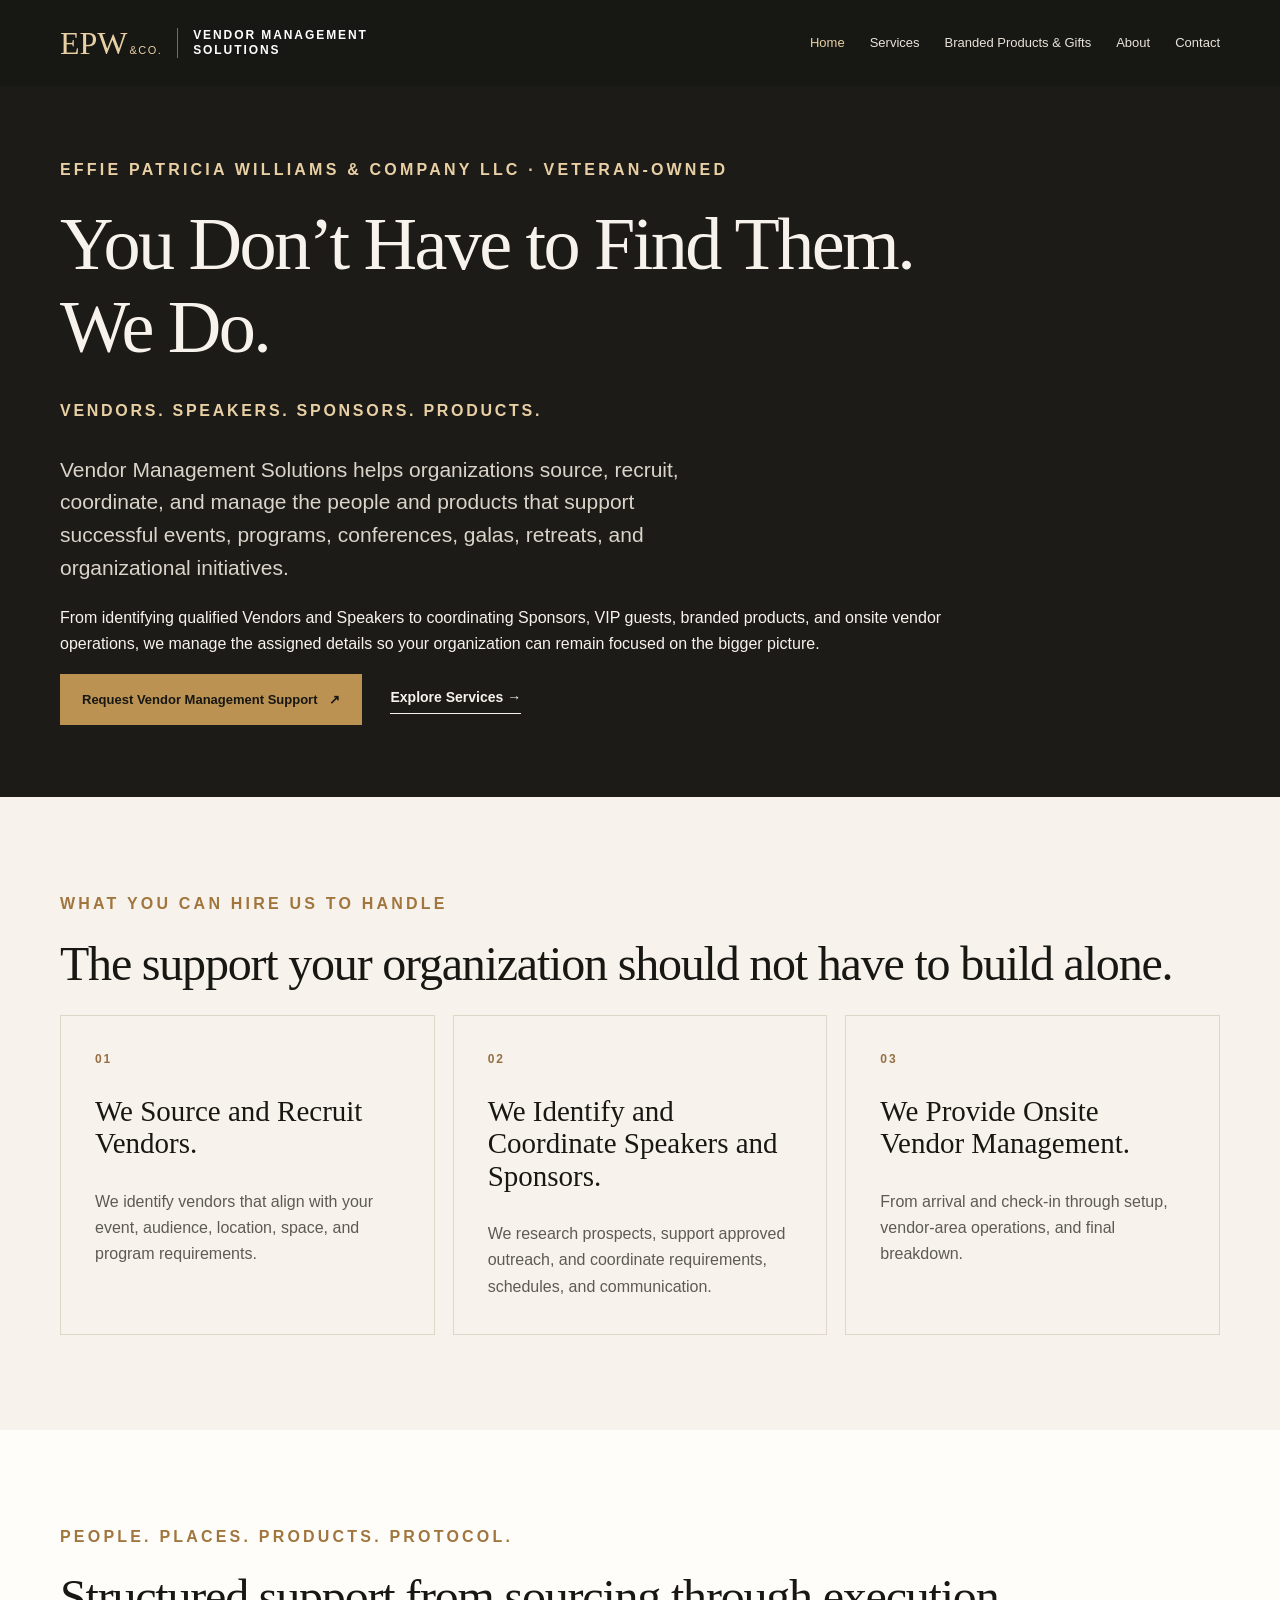
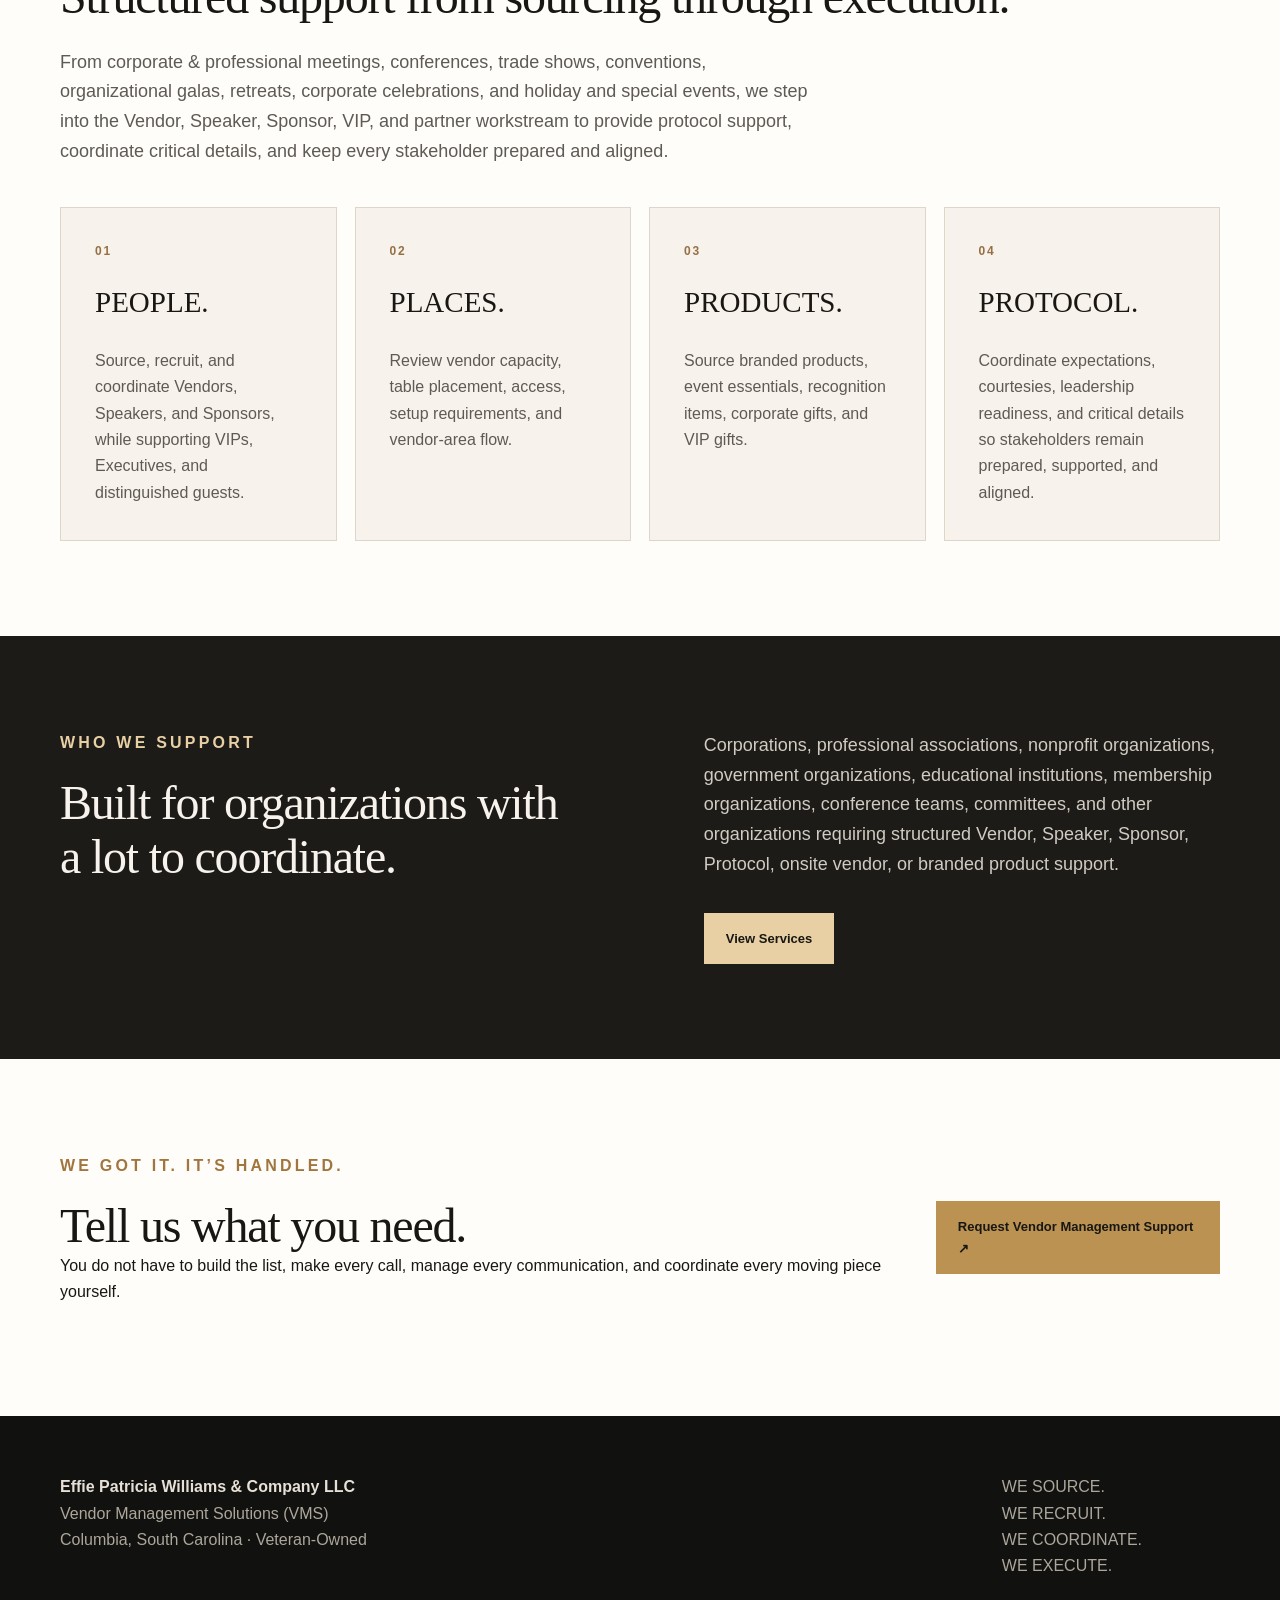
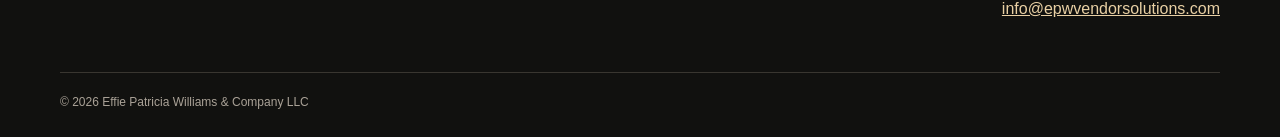
<file: index.html>
<!doctype html>
<html lang="en">
<head>
  <meta charset="utf-8">
  <meta name="viewport" content="width=device-width, initial-scale=1">
  <meta name="theme-color" content="#171714">
  <meta name="description" content="Vendor recruitment, speaker and sponsor sourcing, protocol support, branded product procurement, and onsite vendor-area management for organizations.">
  <title>Vendor Management Solutions | EPW &amp; Co.</title>
  <meta property="og:title" content="Vendor Management Solutions | EPW &amp; Co.">
  <meta property="og:description" content="We Source. We Recruit. We Coordinate. We Execute.">
  <meta property="og:type" content="website">
  <meta property="og:url" content="https://epwvendorsolutions.com/">
  <meta property="og:image" content="https://epwvendorsolutions.com/assets/social-preview.png?v=3">
  <meta property="og:image:width" content="1200">
  <meta property="og:image:height" content="630">
  <meta property="og:image:alt" content="Vendor Management Solutions. We Source. We Recruit. We Coordinate. We Execute.">
  <meta name="twitter:card" content="summary_large_image">
  <meta name="twitter:title" content="Vendor Management Solutions | EPW &amp; Co.">
  <meta name="twitter:description" content="We Source. We Recruit. We Coordinate. We Execute.">
  <meta name="twitter:image" content="https://epwvendorsolutions.com/assets/social-preview.png?v=3">
  <link rel="stylesheet" href="assets/styles.css">
  <link rel="stylesheet" href="assets/brand-fixes.css">
</head>
<body>
  <a class="skip" href="#main">Skip to content</a>
  <header class="site-header"><div class="wrap header-inner">
    <a class="brand" href="index.html" aria-label="Vendor Management Solutions home"><span class="brand-mark">EPW<span>&amp;CO.</span></span><span class="brand-name">Vendor Management<br>Solutions</span></a>
    <button class="menu-toggle" aria-label="Open navigation" aria-expanded="false" aria-controls="site-nav">Menu <span aria-hidden="true">☰</span></button>
    <nav id="site-nav" aria-label="Main navigation"><a href="index.html" aria-current="page">Home</a><a href="services.html">Services</a><a href="merchandise.html">Branded Products &amp; Gifts</a><a href="about.html">About</a><a href="contact.html">Contact</a></nav>
  </div></header>
  <main id="main">
    <section class="hero"><div class="wrap hero-grid">
      <div>
        <p class="eyebrow">Effie Patricia Williams &amp; Company LLC · Veteran-Owned</p>
        <h1>You Don’t Have to Find Them. We Do.</h1>
        <p class="tagline">VENDORS. SPEAKERS. SPONSORS. PRODUCTS.</p>
        <p class="lead">Vendor Management Solutions helps organizations source, recruit, coordinate, and manage the people and products that support successful events, programs, conferences, galas, retreats, and organizational initiatives.</p>
        <p>From identifying qualified Vendors and Speakers to coordinating Sponsors, VIP guests, branded products, and onsite vendor operations, we manage the assigned details so your organization can remain focused on the bigger picture.</p>
        <div class="actions"><a class="button" href="contact.html">Request Vendor Management Support <span aria-hidden="true">↗</span></a><a class="text-link" href="services.html">Explore Services →</a></div>
      </div>
      <div class="hero-panel"><img src="assets/vms-logo.png" alt="Vendor Management Solutions. We Source. We Recruit. We Coordinate. We Execute." width="1024" height="1536"></div>
    </div></section>

    <section class="section soft"><div class="wrap">
      <p class="eyebrow">What You Can Hire Us to Handle</p>
      <h2>The support your organization should not have to build alone.</h2>
      <div class="card-grid three">
        <article class="card"><span class="number">01</span><h3>We Source and Recruit Vendors.</h3><p>We identify vendors that align with your event, audience, location, space, and program requirements.</p></article>
        <article class="card"><span class="number">02</span><h3>We Identify and Coordinate Speakers and Sponsors.</h3><p>We research prospects, support approved outreach, and coordinate requirements, schedules, and communication.</p></article>
        <article class="card"><span class="number">03</span><h3>We Provide Onsite Vendor Management.</h3><p>From arrival and check-in through setup, vendor-area operations, and final breakdown.</p></article>
      </div>
    </div></section>

    <section class="section"><div class="wrap">
      <p class="eyebrow">People. Places. Products. Protocol.</p>
      <h2>Structured support from sourcing through execution.</h2>
      <p class="section-intro">From corporate &amp; professional meetings, conferences, trade shows, conventions, organizational galas, retreats, corporate celebrations, and holiday and special events, we step into the Vendor, Speaker, Sponsor, VIP, and partner workstream to provide protocol support, coordinate critical details, and keep every stakeholder prepared and aligned.</p>
      <div class="card-grid four">
        <article class="card"><span class="number">01</span><h3>PEOPLE.</h3><p>Source, recruit, and coordinate Vendors, Speakers, and Sponsors, while supporting VIPs, Executives, and distinguished guests.</p></article>
        <article class="card"><span class="number">02</span><h3>PLACES.</h3><p>Review vendor capacity, table placement, access, setup requirements, and vendor-area flow.</p></article>
        <article class="card"><span class="number">03</span><h3>PRODUCTS.</h3><p>Source branded products, event essentials, recognition items, corporate gifts, and VIP gifts.</p></article>
        <article class="card"><span class="number">04</span><h3>PROTOCOL.</h3><p>Coordinate expectations, courtesies, leadership readiness, and critical details so stakeholders remain prepared, supported, and aligned.</p></article>
      </div>
    </div></section>

    <section class="section dark-band"><div class="wrap split">
      <div><p class="eyebrow">Who We Support</p><h2>Built for organizations with a lot to coordinate.</h2></div>
      <div><p>Corporations, professional associations, nonprofit organizations, government organizations, educational institutions, membership organizations, conference teams, committees, and other organizations requiring structured Vendor, Speaker, Sponsor, Protocol, onsite vendor, or branded product support.</p><a class="button button-light" href="services.html">View Services</a></div>
    </div></section>

    <section class="section"><div class="wrap callout">
      <div><p class="eyebrow">WE GOT IT. IT’S HANDLED.</p><h2>Tell us what you need.</h2><p>You do not have to build the list, make every call, manage every communication, and coordinate every moving piece yourself.</p></div>
      <a class="button" href="contact.html">Request Vendor Management Support ↗</a>
    </div></section>
  </main>
  <footer class="site-footer"><div class="wrap footer-grid"><div><strong>Effie Patricia Williams &amp; Company LLC</strong><p>Vendor Management Solutions (VMS)<br>Columbia, South Carolina · Veteran-Owned</p></div><div><p>WE SOURCE.<br>WE RECRUIT.<br>WE COORDINATE.<br>WE EXECUTE.</p><a href="mailto:info@epwvendorsolutions.com">info@epwvendorsolutions.com</a></div></div><div class="wrap footer-bottom">© <span id="year">2026</span> Effie Patricia Williams &amp; Company LLC</div></footer>
  <script src="assets/site.js" defer></script>
</body>
</html>
</file>
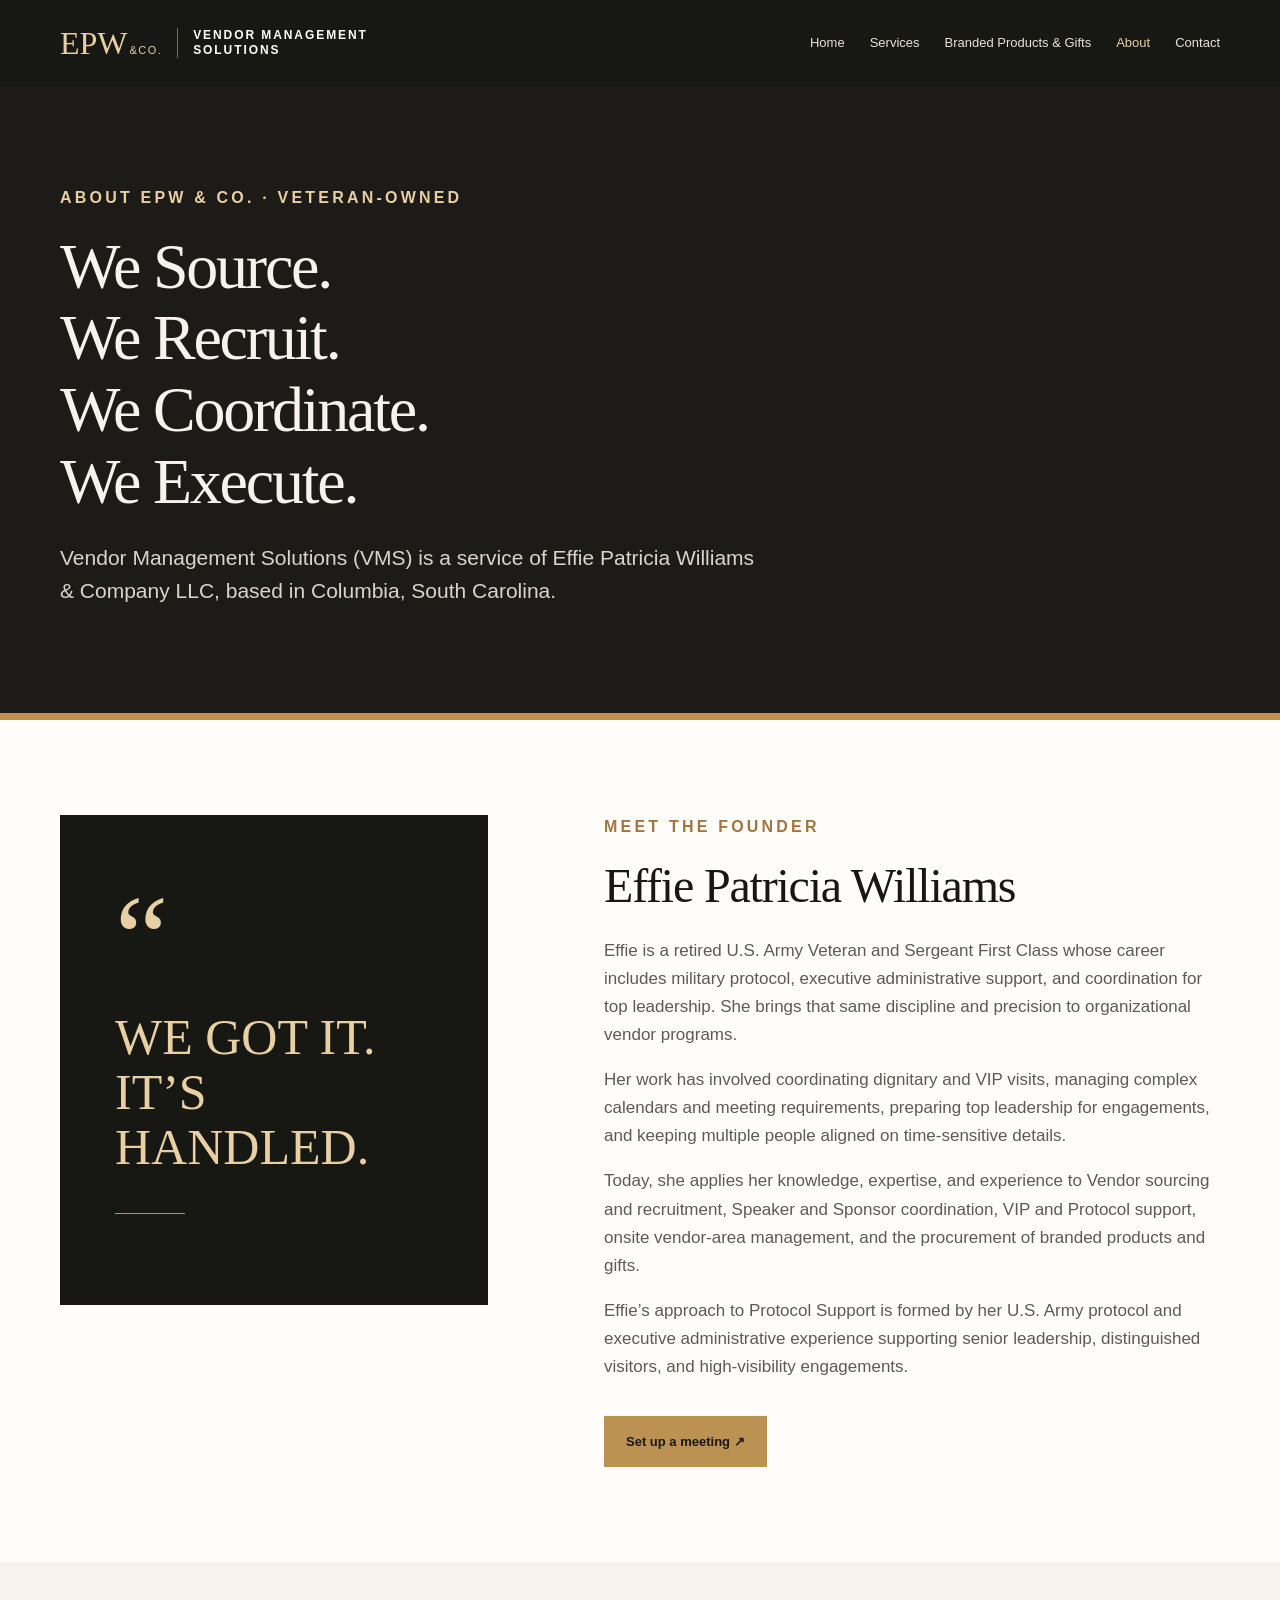
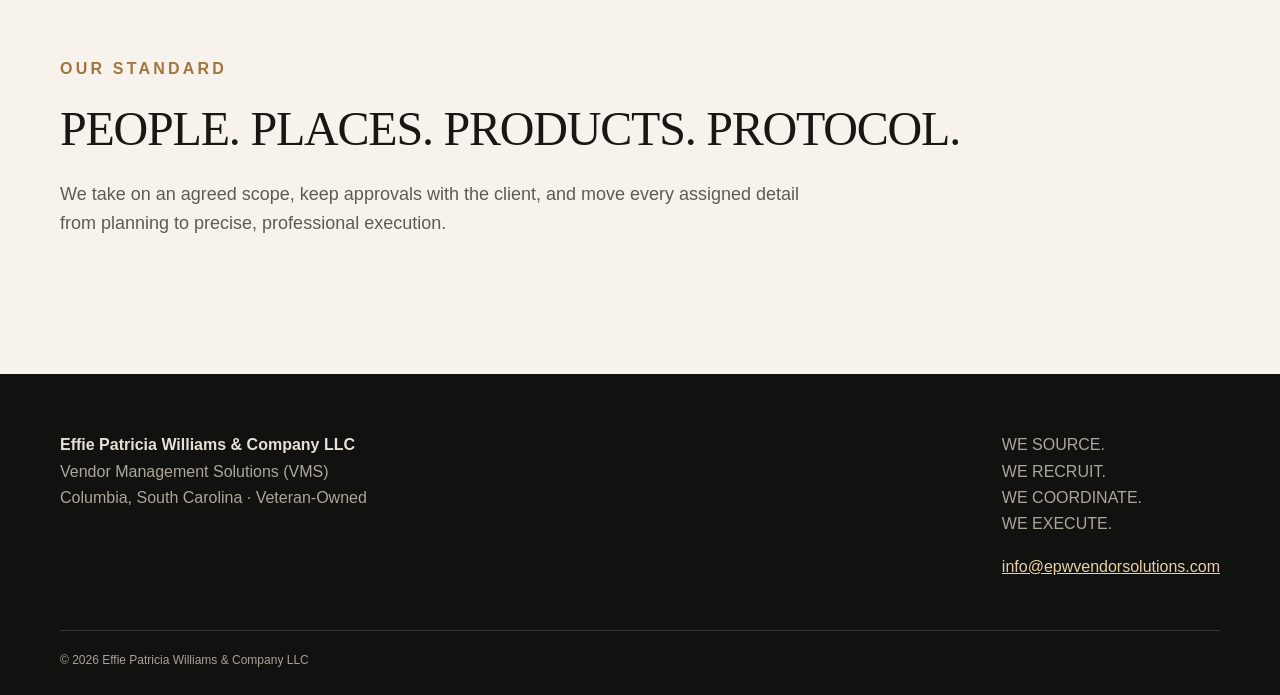
<file: about.html>
<!doctype html>
<html lang="en">
<head>
  <meta charset="utf-8">
  <meta name="viewport" content="width=device-width, initial-scale=1">
  <meta name="theme-color" content="#171714">
  <meta name="description" content="Meet Effie Patricia Williams, retired U.S. Army Veteran and founder of Vendor Management Solutions.">
  <title>About | Vendor Management Solutions</title>
  <link rel="stylesheet" href="assets/styles.css">
</head>
<body>
  <a class="skip" href="#main">Skip to content</a>
  <header class="site-header"><div class="wrap header-inner">
    <a class="brand" href="index.html" aria-label="Vendor Management Solutions home"><span class="brand-mark">EPW<span>&amp;CO.</span></span><span class="brand-name">Vendor Management<br>Solutions</span></a>
    <button class="menu-toggle" aria-label="Open navigation" aria-expanded="false" aria-controls="site-nav">Menu <span aria-hidden="true">☰</span></button>
    <nav id="site-nav" aria-label="Main navigation"><a href="index.html">Home</a><a href="services.html">Services</a><a href="merchandise.html">Branded Products &amp; Gifts</a><a href="about.html" aria-current="page">About</a><a href="contact.html">Contact</a></nav>
  </div></header>
  <main id="main">
    <section class="page-hero"><div class="wrap"><p class="eyebrow">About EPW &amp; Co. · Veteran-Owned</p><h1 class="promise-lines"><span>We Source.</span><span>We Recruit.</span><span>We Coordinate.</span><span>We Execute.</span></h1><p class="lead">Vendor Management Solutions (VMS) is a service of Effie Patricia Williams &amp; Company LLC, based in Columbia, South Carolina.</p></div></section>
    <section class="section"><div class="wrap about-grid">
      <div class="quote-panel"><span class="quote-mark">“</span><p>WE GOT IT.<br>IT’S HANDLED.</p><span class="rule"></span></div>
      <div>
        <p class="eyebrow">Meet the founder</p>
        <h2>Effie Patricia Williams</h2>
        <p>Effie is a retired U.S. Army Veteran and Sergeant First Class whose career includes military protocol, executive administrative support, and coordination for top leadership. She brings that same discipline and precision to organizational vendor programs.</p>
        <p>Her work has involved coordinating dignitary and VIP visits, managing complex calendars and meeting requirements, preparing top leadership for engagements, and keeping multiple people aligned on time-sensitive details.</p>
        <p>Today, she applies her knowledge, expertise, and experience to Vendor sourcing and recruitment, Speaker and Sponsor coordination, VIP and Protocol support, onsite vendor-area management, and the procurement of branded products and gifts.</p>
        <p>Effie’s approach to Protocol Support is formed by her U.S. Army protocol and executive administrative experience supporting senior leadership, distinguished visitors, and high-visibility engagements.</p>
        <a class="button" href="contact.html">Set up a meeting ↗</a>
      </div>
    </div></section>
    <section class="section soft"><div class="wrap"><p class="eyebrow">Our standard</p><h2>PEOPLE. PLACES. PRODUCTS. PROTOCOL.</h2><p class="section-intro">We take on an agreed scope, keep approvals with the client, and move every assigned detail from planning to precise, professional execution.</p></div></section>
  </main>
  <footer class="site-footer"><div class="wrap footer-grid"><div><strong>Effie Patricia Williams &amp; Company LLC</strong><p>Vendor Management Solutions (VMS)<br>Columbia, South Carolina · Veteran-Owned</p></div><div><p>WE SOURCE.<br>WE RECRUIT.<br>WE COORDINATE.<br>WE EXECUTE.</p><a href="mailto:info@epwvendorsolutions.com">info@epwvendorsolutions.com</a></div></div><div class="wrap footer-bottom">© <span id="year">2026</span> Effie Patricia Williams &amp; Company LLC</div></footer>
  <script src="assets/site.js" defer></script>
</body>
</html>
</file>
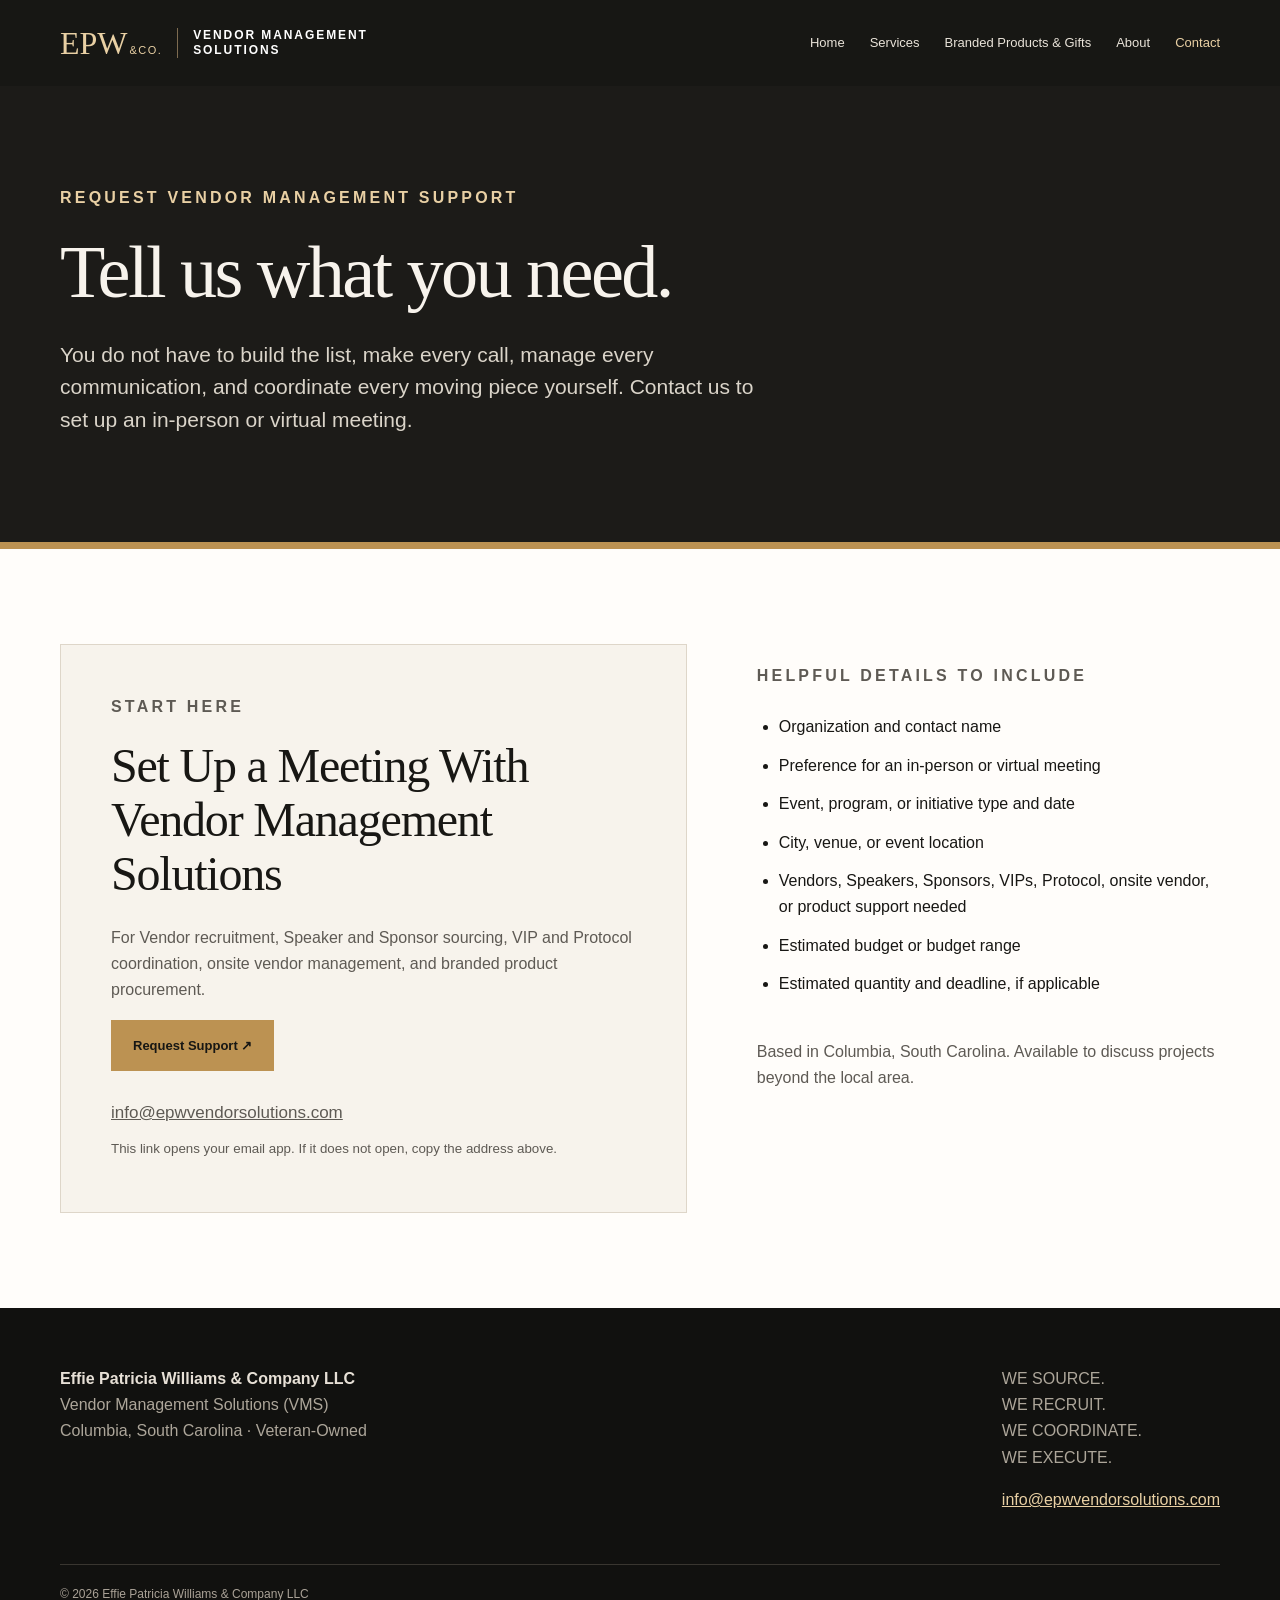
<file: contact.html>
<!doctype html>
<html lang="en">
<head>
  <meta charset="utf-8">
  <meta name="viewport" content="width=device-width, initial-scale=1">
  <meta name="theme-color" content="#171714">
  <meta name="description" content="Request vendor recruitment, speaker and sponsor sourcing, protocol coordination, branded procurement, or onsite vendor management support.">
  <title>Contact | Vendor Management Solutions</title>
  <link rel="stylesheet" href="assets/styles.css">
</head>
<body>
  <a class="skip" href="#main">Skip to content</a>
  <header class="site-header"><div class="wrap header-inner">
    <a class="brand" href="index.html" aria-label="Vendor Management Solutions home"><span class="brand-mark">EPW<span>&amp;CO.</span></span><span class="brand-name">Vendor Management<br>Solutions</span></a>
    <button class="menu-toggle" aria-label="Open navigation" aria-expanded="false" aria-controls="site-nav">Menu <span aria-hidden="true">☰</span></button>
    <nav id="site-nav" aria-label="Main navigation"><a href="index.html">Home</a><a href="services.html">Services</a><a href="merchandise.html">Branded Products &amp; Gifts</a><a href="about.html">About</a><a href="contact.html" aria-current="page">Contact</a></nav>
  </div></header>
  <main id="main">
    <section class="page-hero"><div class="wrap"><p class="eyebrow">Request Vendor Management Support</p><h1>Tell us what you need.</h1><p class="lead">You do not have to build the list, make every call, manage every communication, and coordinate every moving piece yourself. Contact us to set up an in-person or virtual meeting.</p></div></section>
    <section class="section"><div class="wrap contact-grid">
      <div class="contact-card"><p class="eyebrow">Start Here</p><h2>Set Up a Meeting With Vendor Management Solutions</h2><p>For Vendor recruitment, Speaker and Sponsor sourcing, VIP and Protocol coordination, onsite vendor management, and branded product procurement.</p><a class="button" href="mailto:info@epwvendorsolutions.com?subject=Request%20Vendor%20Management%20Support">Request Support ↗</a><p class="contact-address"><a href="mailto:info@epwvendorsolutions.com">info@epwvendorsolutions.com</a></p><small>This link opens your email app. If it does not open, copy the address above.</small></div>
      <div class="contact-note"><p class="eyebrow">Helpful Details to Include</p><ul><li>Organization and contact name</li><li>Preference for an in-person or virtual meeting</li><li>Event, program, or initiative type and date</li><li>City, venue, or event location</li><li>Vendors, Speakers, Sponsors, VIPs, Protocol, onsite vendor, or product support needed</li><li>Estimated budget or budget range</li><li>Estimated quantity and deadline, if applicable</li></ul><p>Based in Columbia, South Carolina. Available to discuss projects beyond the local area.</p></div>
    </div></section>
  </main>
  <footer class="site-footer"><div class="wrap footer-grid"><div><strong>Effie Patricia Williams &amp; Company LLC</strong><p>Vendor Management Solutions (VMS)<br>Columbia, South Carolina · Veteran-Owned</p></div><div><p>WE SOURCE.<br>WE RECRUIT.<br>WE COORDINATE.<br>WE EXECUTE.</p><a href="mailto:info@epwvendorsolutions.com">info@epwvendorsolutions.com</a></div></div><div class="wrap footer-bottom">© <span id="year">2026</span> Effie Patricia Williams &amp; Company LLC</div></footer>
  <script src="assets/site.js" defer></script>
</body>
</html>
</file>
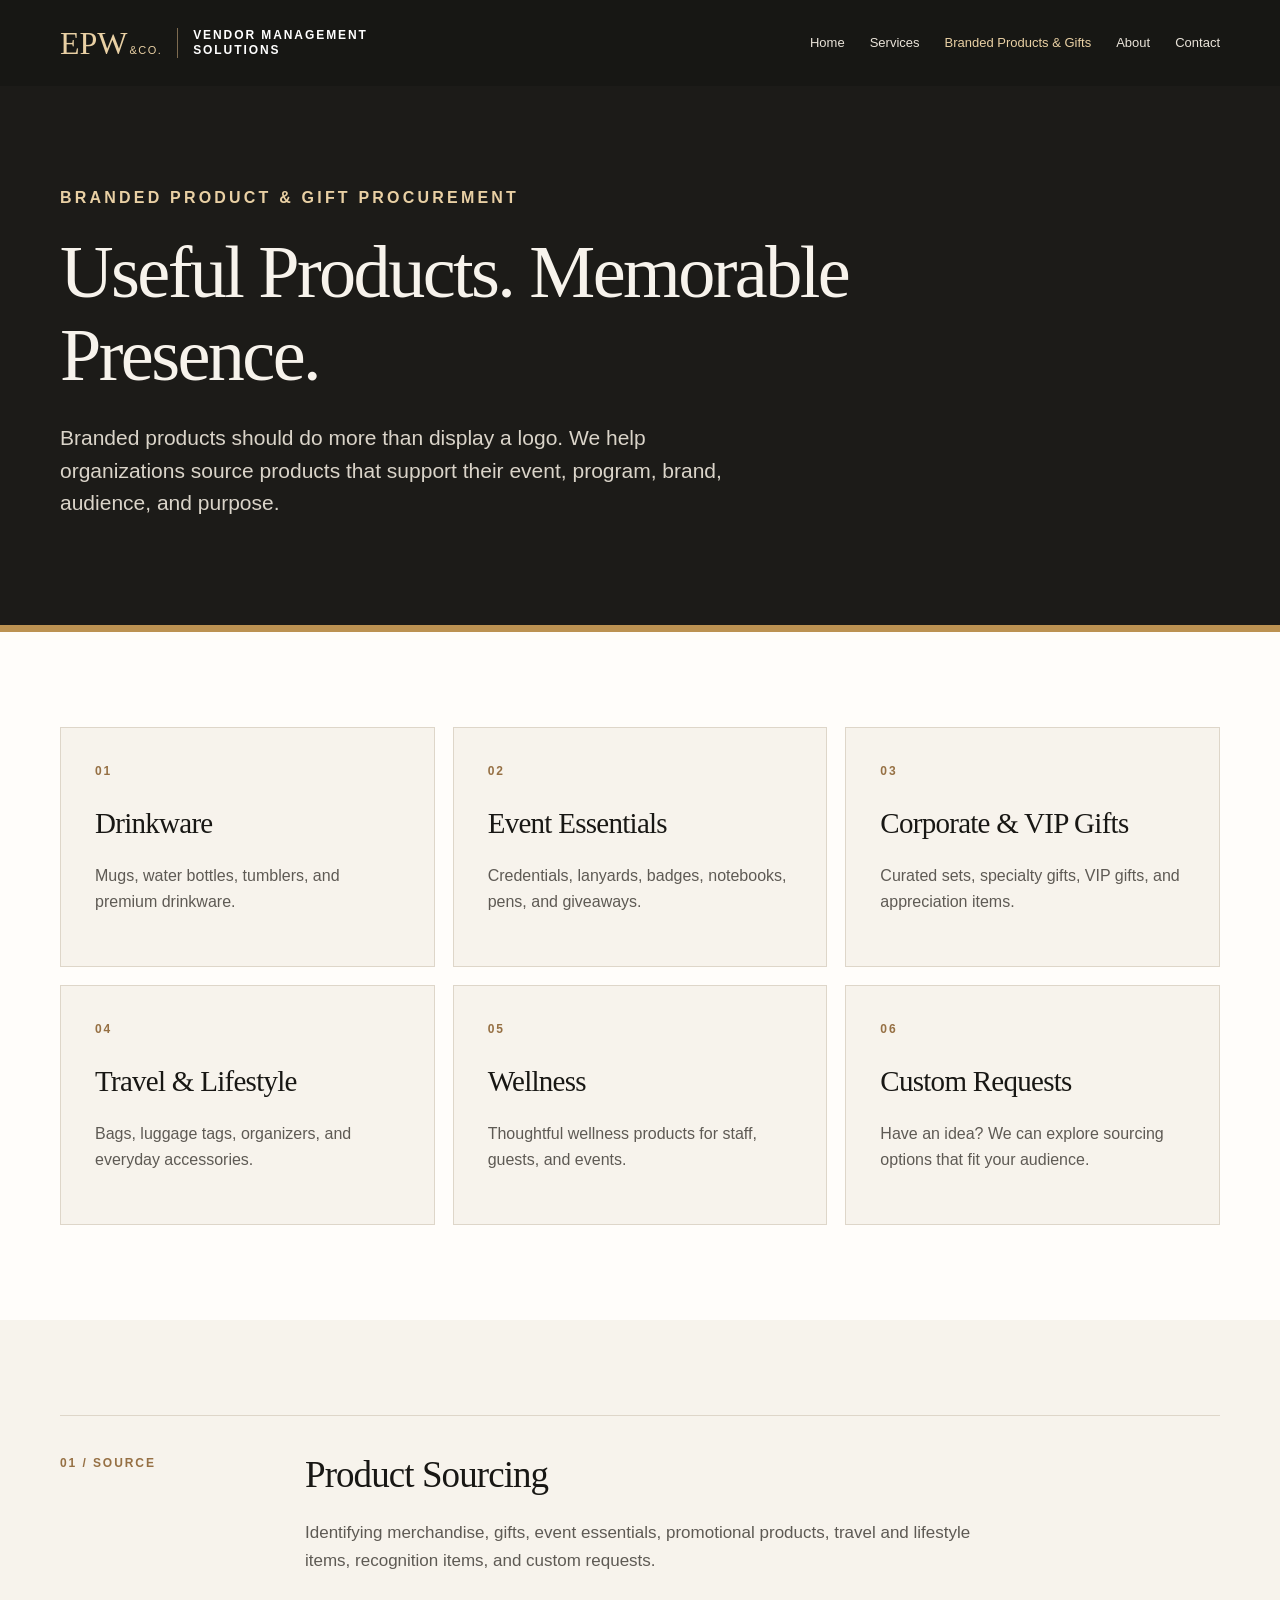
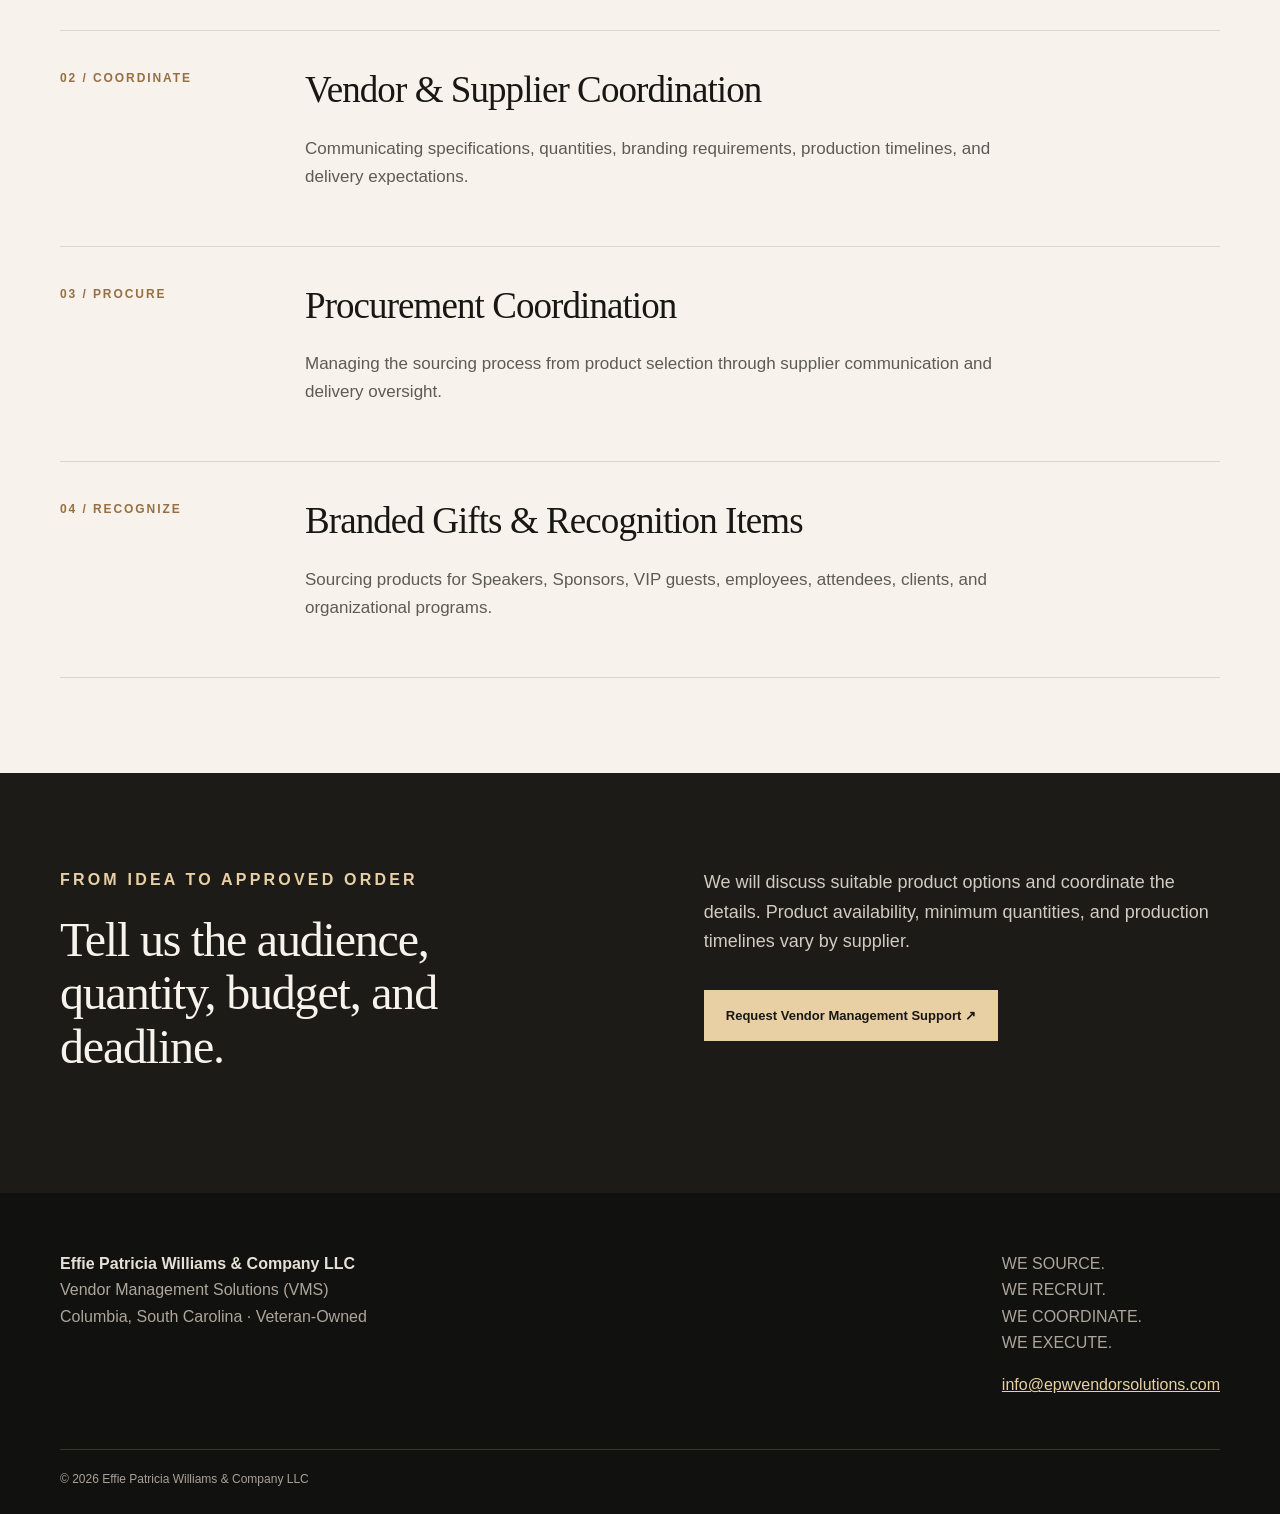
<file: merchandise.html>
<!doctype html>
<html lang="en">
<head>
  <meta charset="utf-8">
  <meta name="viewport" content="width=device-width, initial-scale=1">
  <meta name="theme-color" content="#171714">
  <meta name="description" content="Promotional products, event merchandise, credentials, corporate and VIP gifts, wellness items, and branded drinkware.">
  <title>Branded Products &amp; Gifts | Vendor Management Solutions</title>
  <link rel="stylesheet" href="assets/styles.css">
</head>
<body>
  <a class="skip" href="#main">Skip to content</a>
  <header class="site-header"><div class="wrap header-inner">
    <a class="brand" href="index.html" aria-label="Vendor Management Solutions home"><span class="brand-mark">EPW<span>&amp;CO.</span></span><span class="brand-name">Vendor Management<br>Solutions</span></a>
    <button class="menu-toggle" aria-label="Open navigation" aria-expanded="false" aria-controls="site-nav">Menu <span aria-hidden="true">☰</span></button>
    <nav id="site-nav" aria-label="Main navigation"><a href="index.html">Home</a><a href="services.html">Services</a><a href="merchandise.html" aria-current="page">Branded Products &amp; Gifts</a><a href="about.html">About</a><a href="contact.html">Contact</a></nav>
  </div></header>
  <main id="main">
    <section class="page-hero"><div class="wrap"><p class="eyebrow">Branded Product &amp; Gift Procurement</p><h1>Useful Products. Memorable Presence.</h1><p class="lead">Branded products should do more than display a logo. We help organizations source products that support their event, program, brand, audience, and purpose.</p></div></section>
    <section class="section"><div class="wrap"><div class="card-grid three">
      <article class="card"><span class="number">01</span><h2>Drinkware</h2><p>Mugs, water bottles, tumblers, and premium drinkware.</p></article>
      <article class="card"><span class="number">02</span><h2>Event Essentials</h2><p>Credentials, lanyards, badges, notebooks, pens, and giveaways.</p></article>
      <article class="card"><span class="number">03</span><h2>Corporate &amp; VIP Gifts</h2><p>Curated sets, specialty gifts, VIP gifts, and appreciation items.</p></article>
      <article class="card"><span class="number">04</span><h2>Travel &amp; Lifestyle</h2><p>Bags, luggage tags, organizers, and everyday accessories.</p></article>
      <article class="card"><span class="number">05</span><h2>Wellness</h2><p>Thoughtful wellness products for staff, guests, and events.</p></article>
      <article class="card"><span class="number">06</span><h2>Custom Requests</h2><p>Have an idea? We can explore sourcing options that fit your audience.</p></article>
    </div></div></section>
    <section class="section soft"><div class="wrap service-list">
      <article><span class="number">01 / SOURCE</span><div><h2>Product Sourcing</h2><p>Identifying merchandise, gifts, event essentials, promotional products, travel and lifestyle items, recognition items, and custom requests.</p></div></article>
      <article><span class="number">02 / COORDINATE</span><div><h2>Vendor &amp; Supplier Coordination</h2><p>Communicating specifications, quantities, branding requirements, production timelines, and delivery expectations.</p></div></article>
      <article><span class="number">03 / PROCURE</span><div><h2>Procurement Coordination</h2><p>Managing the sourcing process from product selection through supplier communication and delivery oversight.</p></div></article>
      <article><span class="number">04 / RECOGNIZE</span><div><h2>Branded Gifts &amp; Recognition Items</h2><p>Sourcing products for Speakers, Sponsors, VIP guests, employees, attendees, clients, and organizational programs.</p></div></article>
    </div></section>
    <section class="section dark-band"><div class="wrap split"><div><p class="eyebrow">From Idea to Approved Order</p><h2>Tell us the audience, quantity, budget, and deadline.</h2></div><div><p>We will discuss suitable product options and coordinate the details. Product availability, minimum quantities, and production timelines vary by supplier.</p><a class="button button-light" href="contact.html">Request Vendor Management Support ↗</a></div></div></section>
  </main>
  <footer class="site-footer"><div class="wrap footer-grid"><div><strong>Effie Patricia Williams &amp; Company LLC</strong><p>Vendor Management Solutions (VMS)<br>Columbia, South Carolina · Veteran-Owned</p></div><div><p>WE SOURCE.<br>WE RECRUIT.<br>WE COORDINATE.<br>WE EXECUTE.</p><a href="mailto:info@epwvendorsolutions.com">info@epwvendorsolutions.com</a></div></div><div class="wrap footer-bottom">© <span id="year">2026</span> Effie Patricia Williams &amp; Company LLC</div></footer>
  <script src="assets/site.js" defer></script>
</body>
</html>
</file>
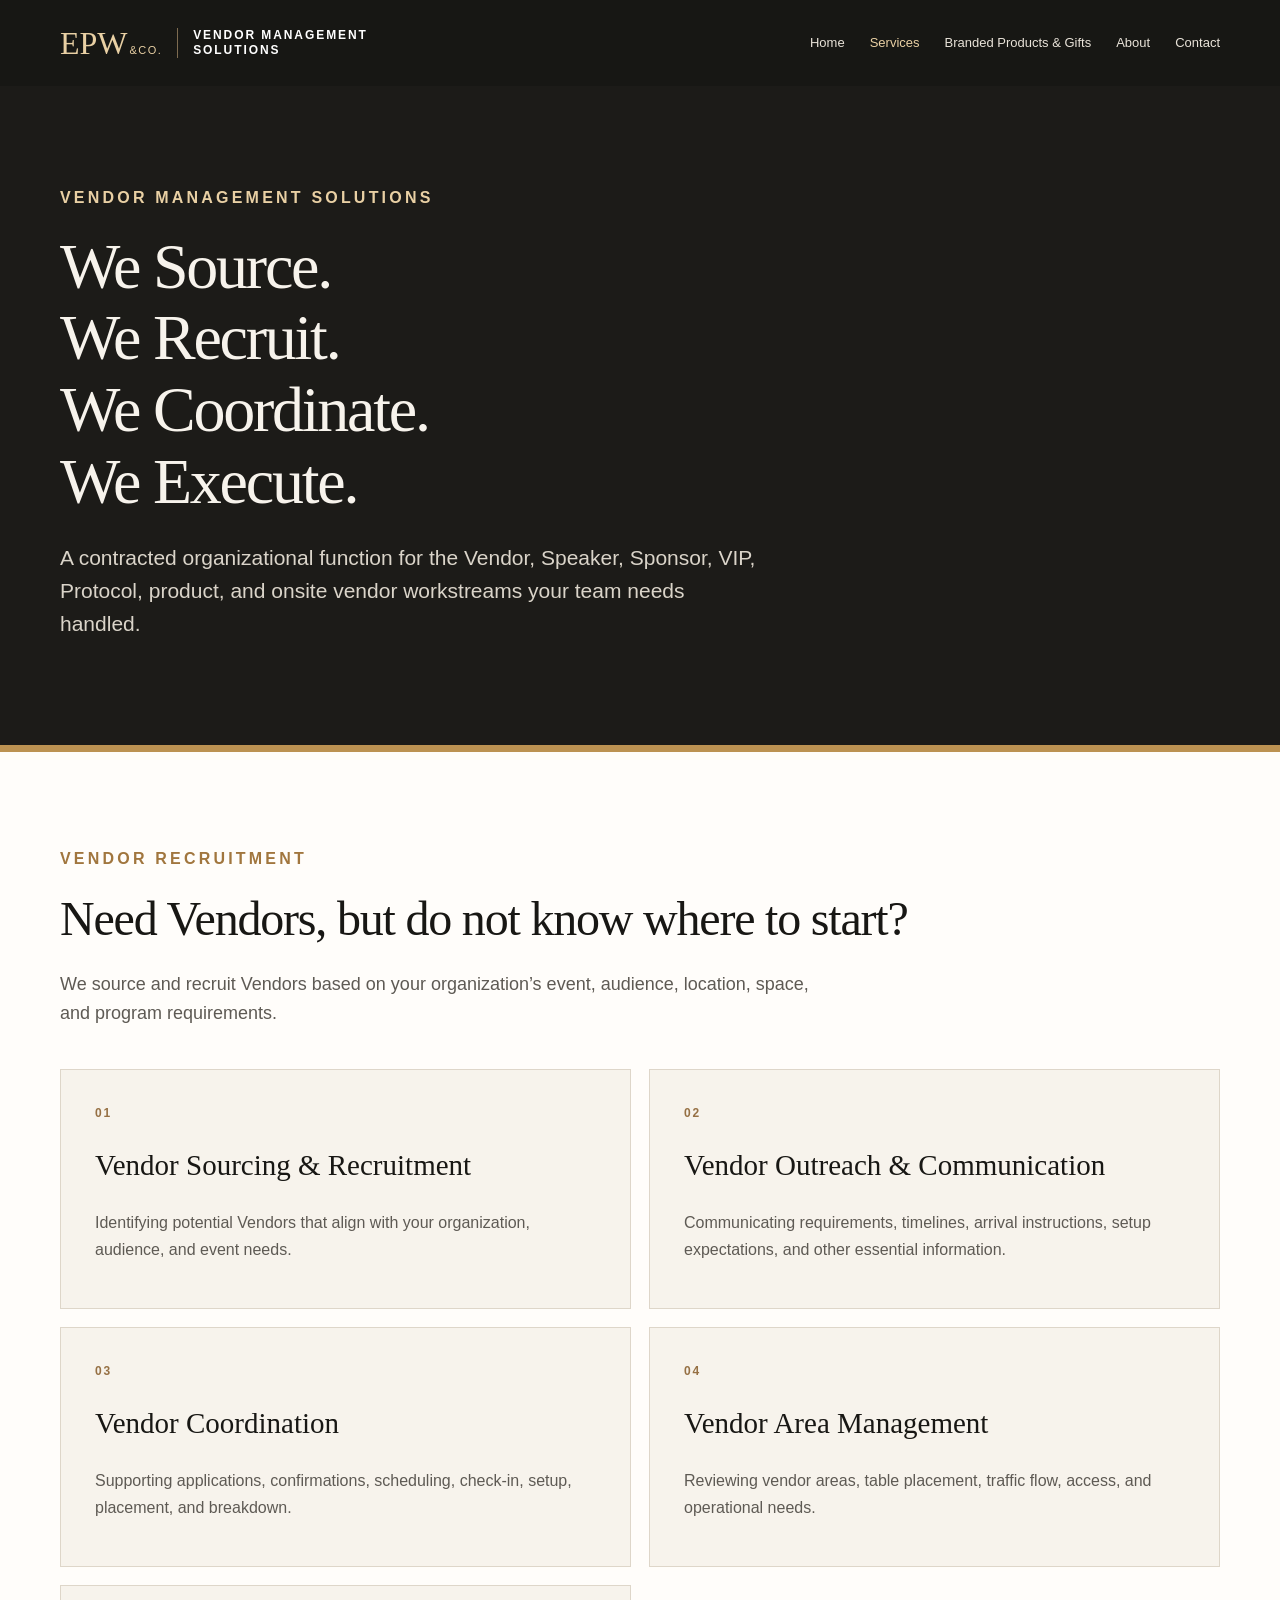
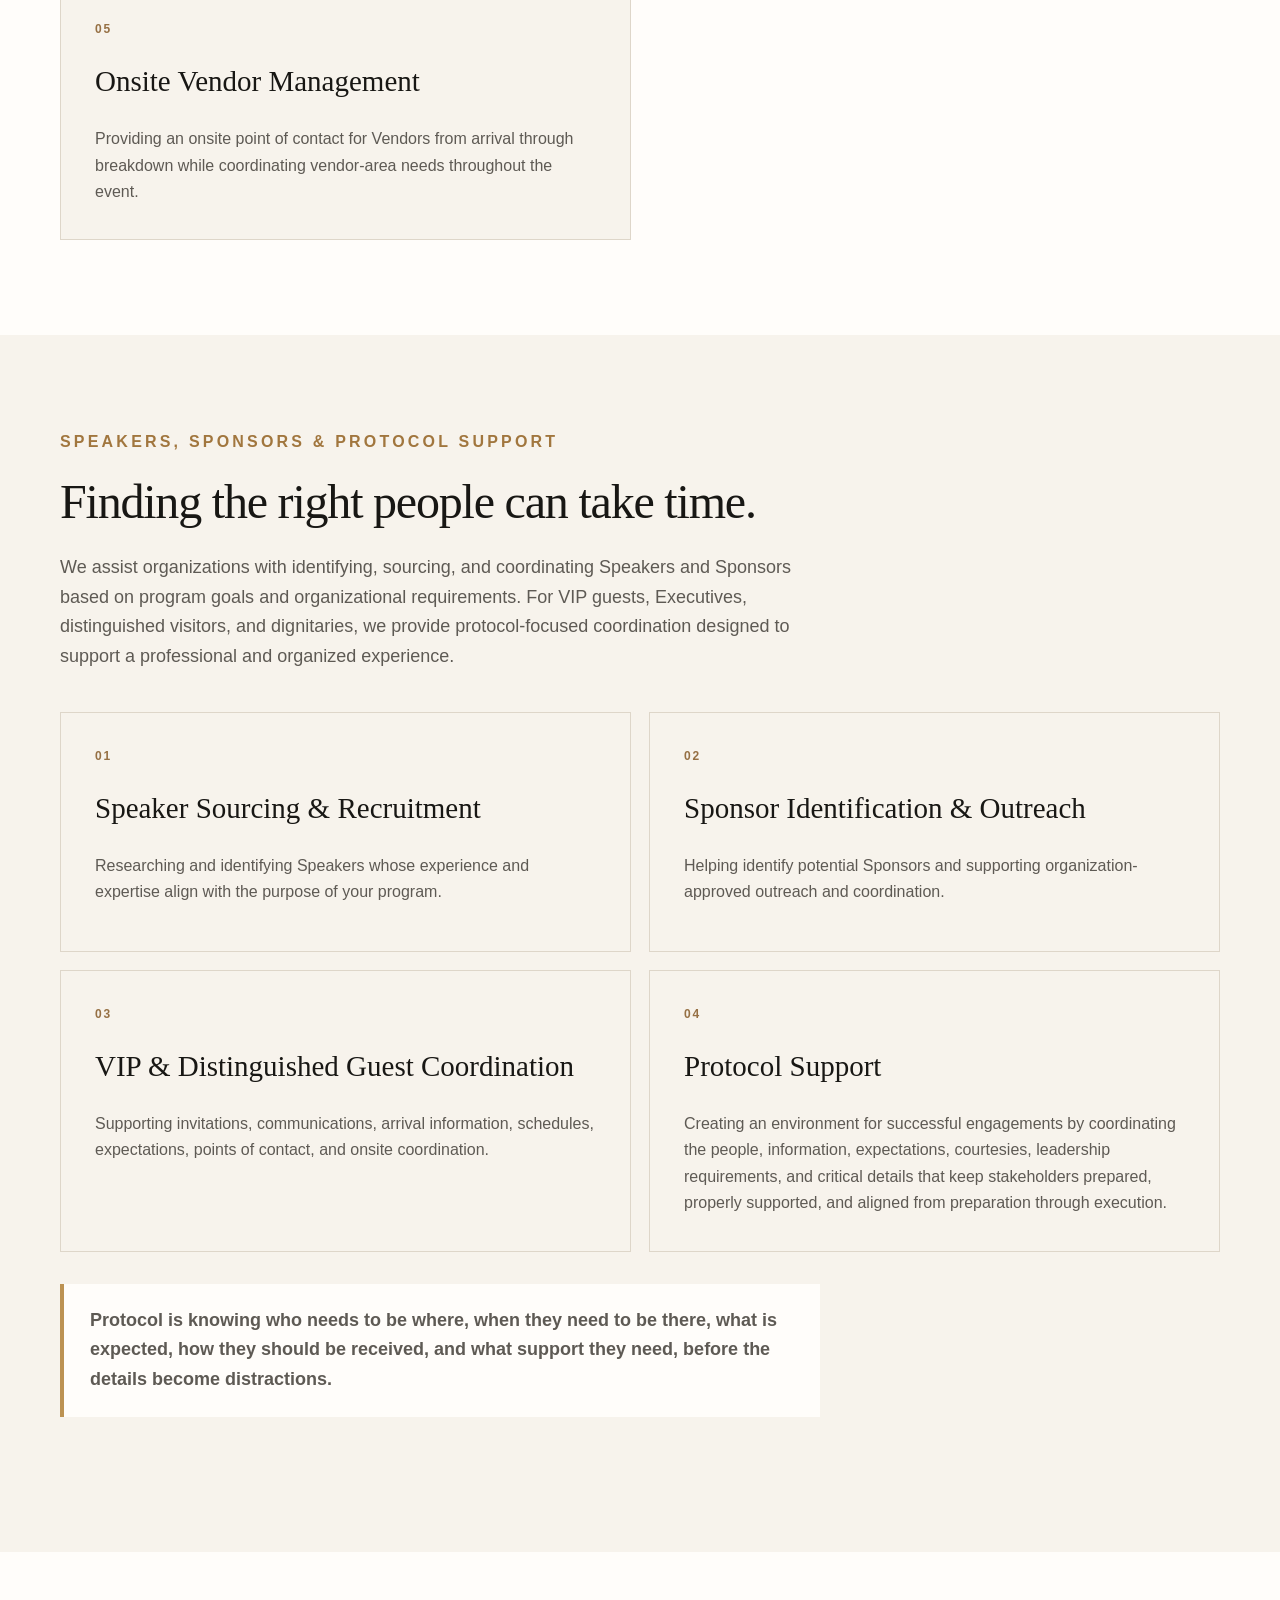
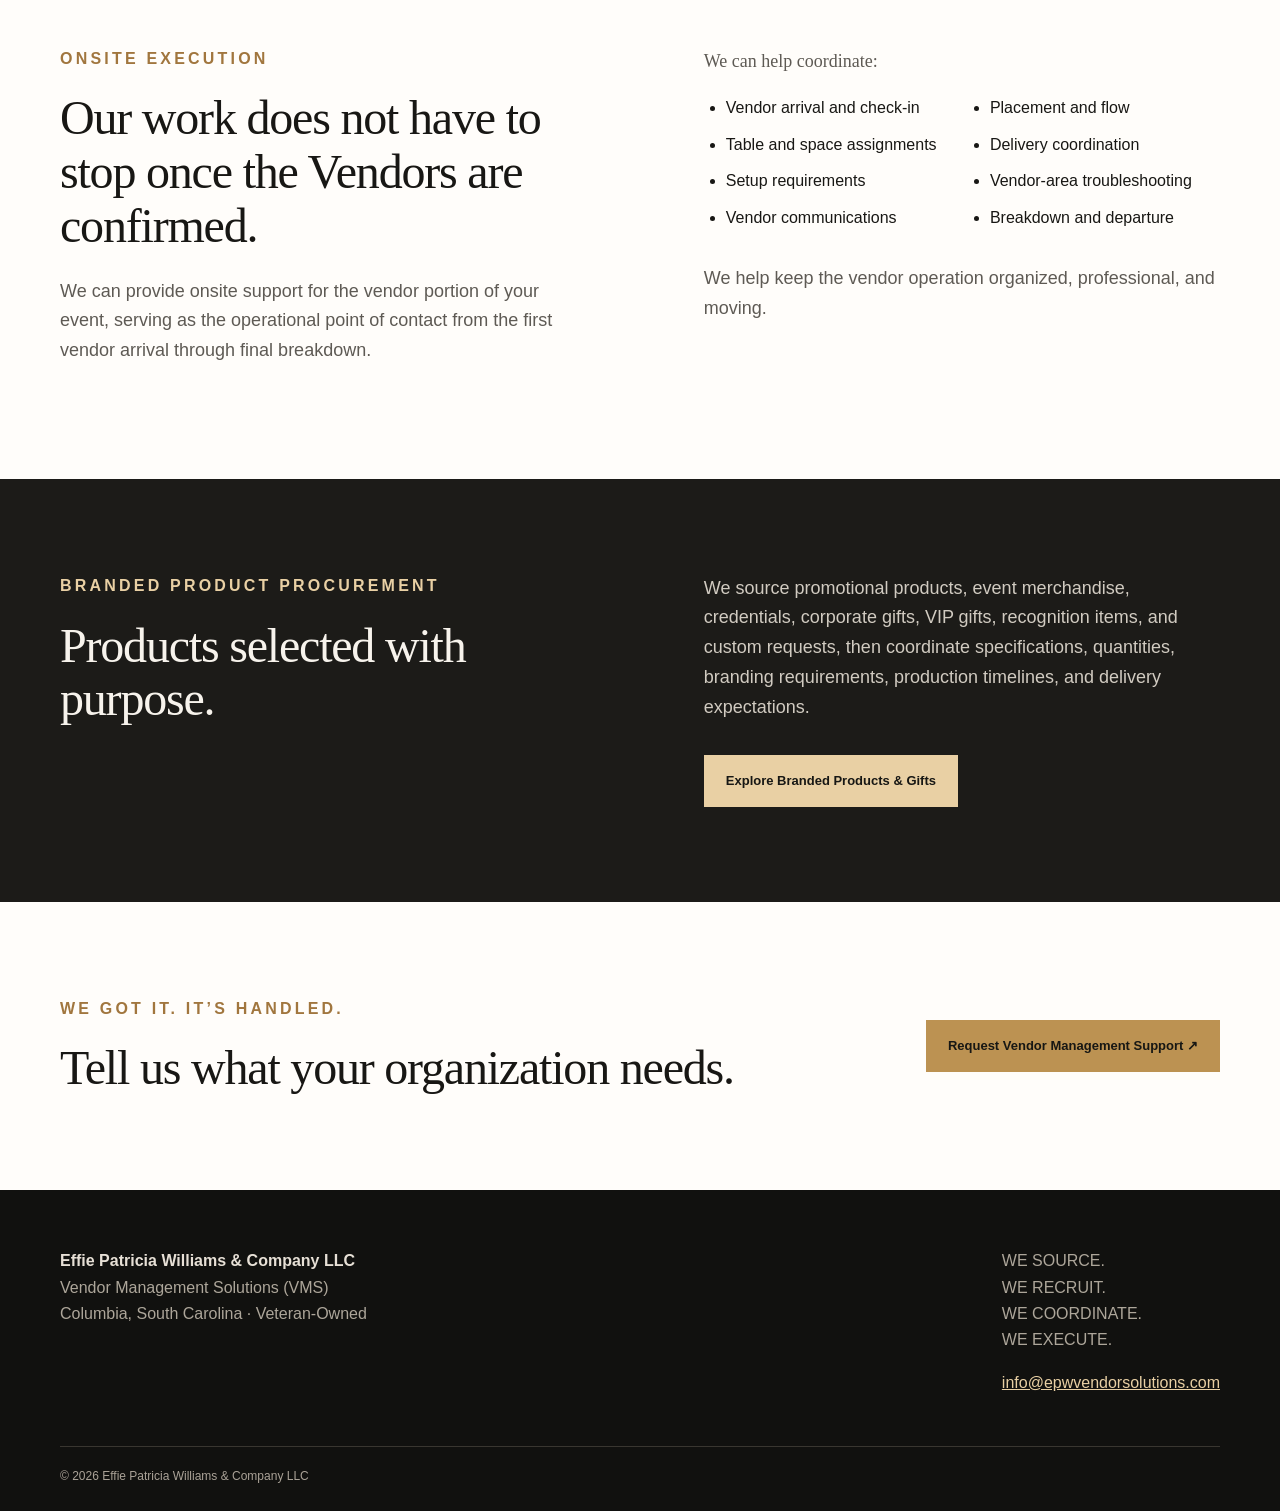
<file: services.html>
<!doctype html>
<html lang="en">
<head>
  <meta charset="utf-8">
  <meta name="viewport" content="width=device-width, initial-scale=1">
  <meta name="theme-color" content="#171714">
  <meta name="description" content="Vendor recruitment, speaker and sponsor sourcing, VIP and protocol support, onsite vendor-area management, and branded product procurement.">
  <title>Services | Vendor Management Solutions</title>
  <link rel="stylesheet" href="assets/styles.css">
</head>
<body>
  <a class="skip" href="#main">Skip to content</a>
  <header class="site-header"><div class="wrap header-inner">
    <a class="brand" href="index.html" aria-label="Vendor Management Solutions home"><span class="brand-mark">EPW<span>&amp;CO.</span></span><span class="brand-name">Vendor Management<br>Solutions</span></a>
    <button class="menu-toggle" aria-label="Open navigation" aria-expanded="false" aria-controls="site-nav">Menu <span aria-hidden="true">☰</span></button>
    <nav id="site-nav" aria-label="Main navigation"><a href="index.html">Home</a><a href="services.html" aria-current="page">Services</a><a href="merchandise.html">Branded Products &amp; Gifts</a><a href="about.html">About</a><a href="contact.html">Contact</a></nav>
  </div></header>
  <main id="main">
    <section class="page-hero"><div class="wrap">
      <p class="eyebrow">Vendor Management Solutions</p>
      <h1 class="promise-lines"><span>We Source.</span><span>We Recruit.</span><span>We Coordinate.</span><span>We Execute.</span></h1>
      <p class="lead">A contracted organizational function for the Vendor, Speaker, Sponsor, VIP, Protocol, product, and onsite vendor workstreams your team needs handled.</p>
    </div></section>

    <section class="section" id="vendor-recruitment"><div class="wrap">
      <p class="eyebrow">Vendor Recruitment</p>
      <h2>Need Vendors, but do not know where to start?</h2>
      <p class="section-intro">We source and recruit Vendors based on your organization’s event, audience, location, space, and program requirements.</p>
      <div class="card-grid two">
        <article class="card"><span class="number">01</span><h3>Vendor Sourcing &amp; Recruitment</h3><p>Identifying potential Vendors that align with your organization, audience, and event needs.</p></article>
        <article class="card"><span class="number">02</span><h3>Vendor Outreach &amp; Communication</h3><p>Communicating requirements, timelines, arrival instructions, setup expectations, and other essential information.</p></article>
        <article class="card"><span class="number">03</span><h3>Vendor Coordination</h3><p>Supporting applications, confirmations, scheduling, check-in, setup, placement, and breakdown.</p></article>
        <article class="card"><span class="number">04</span><h3>Vendor Area Management</h3><p>Reviewing vendor areas, table placement, traffic flow, access, and operational needs.</p></article>
        <article class="card"><span class="number">05</span><h3>Onsite Vendor Management</h3><p>Providing an onsite point of contact for Vendors from arrival through breakdown while coordinating vendor-area needs throughout the event.</p></article>
      </div>
    </div></section>

    <section class="section soft" id="speakers-sponsors-protocol"><div class="wrap">
      <p class="eyebrow">Speakers, Sponsors &amp; Protocol Support</p>
      <h2>Finding the right people can take time.</h2>
      <p class="section-intro">We assist organizations with identifying, sourcing, and coordinating Speakers and Sponsors based on program goals and organizational requirements. For VIP guests, Executives, distinguished visitors, and dignitaries, we provide protocol-focused coordination designed to support a professional and organized experience.</p>
      <div class="card-grid two">
        <article class="card"><span class="number">01</span><h3>Speaker Sourcing &amp; Recruitment</h3><p>Researching and identifying Speakers whose experience and expertise align with the purpose of your program.</p></article>
        <article class="card"><span class="number">02</span><h3>Sponsor Identification &amp; Outreach</h3><p>Helping identify potential Sponsors and supporting organization-approved outreach and coordination.</p></article>
        <article class="card"><span class="number">03</span><h3>VIP &amp; Distinguished Guest Coordination</h3><p>Supporting invitations, communications, arrival information, schedules, expectations, points of contact, and onsite coordination.</p></article>
        <article class="card"><span class="number">04</span><h3>Protocol Support</h3><p>Creating an environment for successful engagements by coordinating the people, information, expectations, courtesies, leadership requirements, and critical details that keep stakeholders prepared, properly supported, and aligned from preparation through execution.</p></article>
      </div>
      <p class="section-intro protocol-note"><strong>Protocol is knowing who needs to be where, when they need to be there, what is expected, how they should be received, and what support they need, before the details become distractions.</strong></p>
    </div></section>

    <section class="section" id="onsite-execution"><div class="wrap split">
      <div>
        <p class="eyebrow">Onsite Execution</p>
        <h2>Our work does not have to stop once the Vendors are confirmed.</h2>
        <p>We can provide onsite support for the vendor portion of your event, serving as the operational point of contact from the first vendor arrival through final breakdown.</p>
      </div>
      <div>
        <p class="list-title">We can help coordinate:</p>
        <ul class="check-list">
          <li>Vendor arrival and check-in</li>
          <li>Table and space assignments</li>
          <li>Setup requirements</li>
          <li>Vendor communications</li>
          <li>Placement and flow</li>
          <li>Delivery coordination</li>
          <li>Vendor-area troubleshooting</li>
          <li>Breakdown and departure</li>
        </ul>
        <p>We help keep the vendor operation organized, professional, and moving.</p>
      </div>
    </div></section>

    <section class="section dark-band"><div class="wrap split">
      <div><p class="eyebrow">Branded Product Procurement</p><h2>Products selected with purpose.</h2></div>
      <div><p>We source promotional products, event merchandise, credentials, corporate gifts, VIP gifts, recognition items, and custom requests, then coordinate specifications, quantities, branding requirements, production timelines, and delivery expectations.</p><a class="button button-light" href="merchandise.html">Explore Branded Products &amp; Gifts</a></div>
    </div></section>

    <section class="section"><div class="wrap callout">
      <div><p class="eyebrow">WE GOT IT. IT’S HANDLED.</p><h2>Tell us what your organization needs.</h2></div>
      <a class="button" href="contact.html">Request Vendor Management Support ↗</a>
    </div></section>
  </main>
  <footer class="site-footer"><div class="wrap footer-grid"><div><strong>Effie Patricia Williams &amp; Company LLC</strong><p>Vendor Management Solutions (VMS)<br>Columbia, South Carolina · Veteran-Owned</p></div><div><p>WE SOURCE.<br>WE RECRUIT.<br>WE COORDINATE.<br>WE EXECUTE.</p><a href="mailto:info@epwvendorsolutions.com">info@epwvendorsolutions.com</a></div></div><div class="wrap footer-bottom">© <span id="year">2026</span> Effie Patricia Williams &amp; Company LLC</div></footer>
  <script src="assets/site.js" defer></script>
</body>
</html>
</file>
<file: assets/styles.css>
:root{--ink:#181714;--gold:#bc9252;--gold-light:#e9d0a4;--ivory:#f7f3ec;--paper:#fffdfa;--muted:#5e5a54;--line:#ded6c9;font-family:Arial,Helvetica,sans-serif;color:var(--ink);background:var(--paper)}*{box-sizing:border-box}html{scroll-behavior:smooth}body{margin:0;line-height:1.65}a{color:inherit}img{max-width:100%;height:auto}.wrap{width:min(1160px,calc(100% - 48px));margin:auto}.skip{position:absolute;left:-9999px;top:8px;background:#fff;padding:8px;z-index:10}.skip:focus{left:8px}.site-header{background:#171714;color:#fff;position:relative;z-index:3}.header-inner{min-height:86px;display:flex;justify-content:space-between;align-items:center;gap:24px}.brand{display:flex;align-items:center;gap:15px;text-decoration:none;line-height:1.15}.brand-mark{font-family:Georgia,serif;font-size:26px;color:var(--gold-light);white-space:nowrap}.brand-mark span{font-family:Arial,sans-serif;font-size:9px;letter-spacing:.13em;margin-left:2px}.brand-name{border-left:1px solid #7d6b50;padding-left:15px;text-transform:uppercase;letter-spacing:.16em;font-size:10px;font-weight:bold}.site-header nav{display:flex;align-items:center;gap:25px}.site-header nav a{text-decoration:none;font-size:13px;color:#e9e3d9}.site-header nav a:hover,.site-header nav a[aria-current]{color:var(--gold-light)}.menu-toggle{display:none}.hero{background:#1c1b18;color:var(--ivory);overflow:hidden}.hero-grid{display:grid;grid-template-columns:1.25fr .75fr;gap:6%;align-items:center;min-height:620px;padding-block:72px}.eyebrow{color:#a1763e;text-transform:uppercase;letter-spacing:.2em;font-weight:700;font-size:11px;margin:0 0 20px}.hero .eyebrow,.dark-band .eyebrow{color:var(--gold-light)}h1,h2,h3,p{margin-top:0}h1,h2,h3{font-family:Georgia,'Times New Roman',serif;font-weight:normal;line-height:1.12}h1{font-size:clamp(44px,5.8vw,78px);letter-spacing:-.035em;margin-bottom:25px}h2{font-size:clamp(31px,3.8vw,48px);letter-spacing:-.025em;margin-bottom:24px}h3{font-size:29px}.lead{font-size:clamp(17px,1.8vw,21px);line-height:1.55;max-width:700px;color:#dad4c9}.hero .lead{max-width:630px}.tagline{text-transform:uppercase;letter-spacing:.17em;font-size:12px;font-weight:bold;color:var(--gold-light);margin:30px 0}.actions{display:flex;align-items:center;gap:28px;flex-wrap:wrap}.button{display:inline-flex;align-items:center;justify-content:center;gap:12px;background:var(--gold);color:#171714;padding:15px 22px;text-decoration:none;font-size:13px;font-weight:700;min-height:48px}.button:hover{background:#e4bd81}.button-light{background:var(--gold-light)}.text-link{text-decoration:none;font-weight:bold;font-size:14px;border-bottom:1px solid currentColor;padding-bottom:4px}.text-link:hover{color:var(--gold)}.hero-panel{max-width:370px;justify-self:center;aspect-ratio:3/4;border:1px solid #514536;background:radial-gradient(circle,#392b15,#0c0b0a);box-shadow:25px 25px 0 #302a20;overflow:hidden}.hero-panel img{width:100%;height:100%;object-fit:contain}.section{padding:95px 0}.section-intro{max-width:760px;font-size:18px;color:var(--muted);margin-bottom:40px}.card-grid{display:grid;gap:18px}.three{grid-template-columns:repeat(3,1fr)}.card{background:var(--ivory);border:1px solid var(--line);padding:34px;min-height:240px}.card p{color:var(--muted);margin:0}.card h2{font-size:29px}.number{display:block;color:#967044;font-size:12px;letter-spacing:.16em;font-weight:bold;margin-bottom:25px}.dark-band{background:#1c1b18;color:var(--ivory)}.split{display:grid;grid-template-columns:1fr 1fr;gap:11%;align-items:start}.split p:not(.eyebrow){font-size:18px;color:#d1cbc1}.split .button{margin-top:15px}.soft{background:var(--ivory)}.soft .split p:not(.eyebrow){color:var(--muted)}.callout{display:flex;justify-content:space-between;align-items:center;gap:25px}.callout h2{margin-bottom:0}.page-hero{background:#1c1b18;color:var(--ivory);padding:100px 0 105px;border-bottom:7px solid var(--gold)}.page-hero h1{max-width:900px}.page-hero .lead{margin-bottom:0}.service-list article{display:grid;grid-template-columns:210px 1fr;gap:35px;border-top:1px solid var(--line);padding:38px 0}.service-list article:last-child{border-bottom:1px solid var(--line)}.service-list h2{font-size:37px}.service-list p{color:var(--muted);max-width:700px;font-size:17px}.about-grid{display:grid;grid-template-columns:.82fr 1.18fr;gap:10%;align-items:start}.about-grid p:not(.eyebrow){font-size:17px;color:var(--muted)}.quote-panel{background:#171714;color:var(--gold-light);min-height:490px;padding:55px;display:flex;flex-direction:column;justify-content:center}.quote-panel .quote-mark{font-family:Georgia,serif;font-size:120px;line-height:.55}.quote-panel p{font-family:Georgia,serif!important;font-size:50px!important;line-height:1.1;color:var(--gold-light)!important;margin:38px 0}.quote-panel .rule{width:70px;border-top:1px solid var(--gold)}.quote-panel small{text-transform:uppercase;letter-spacing:.15em;margin-top:25px}.about-grid .button{margin-top:18px}.contact-grid{display:grid;grid-template-columns:1.15fr .85fr;gap:70px}.contact-card{background:var(--ivory);border:1px solid var(--line);padding:50px}.contact-card p,.contact-note p{color:var(--muted)}.contact-card .contact-address{font-size:17px;margin:28px 0 8px;overflow-wrap:anywhere}.contact-card small{color:var(--muted)}.contact-note{padding:20px 0}.contact-note li{padding:6px 0}.contact-note ul{padding-left:22px;margin-bottom:35px}.site-footer{background:#11110f;color:#e7e0d6;padding:58px 0 24px}.footer-grid{display:flex;justify-content:space-between;gap:35px}.footer-grid p{color:#ada69a}.footer-grid a{color:var(--gold-light)}.footer-bottom{border-top:1px solid #393630;margin-top:50px;padding-top:20px;color:#aaa297;font-size:12px}a:focus-visible,button:focus-visible{outline:3px solid var(--gold-light);outline-offset:4px}@media(max-width:900px){.site-header nav{gap:13px}.site-header nav a{font-size:12px}.hero-grid{min-height:0}.three{grid-template-columns:repeat(2,1fr)}}@media(max-width:680px){.wrap{width:min(100% - 32px,1160px)}.header-inner{min-height:72px}.brand-mark{font-size:22px}.brand-name{font-size:9px}.menu-toggle{display:block;background:none;border:1px solid #8b785e;color:#fff;padding:8px 12px;font:inherit;font-size:13px}.site-header nav{display:none;position:absolute;top:72px;left:0;right:0;background:#171714;padding:18px 16px 25px;flex-direction:column;align-items:stretch;gap:0;border-top:1px solid #4c4439}.site-header nav.open{display:flex}.site-header nav a{padding:10px 0;font-size:15px}.hero-grid,.split,.about-grid,.contact-grid{grid-template-columns:1fr;gap:32px}.hero-grid{padding-block:65px}.hero-panel{display:none}.section{padding:65px 0}.three{grid-template-columns:1fr}.card{min-height:0}.page-hero{padding:72px 0}.service-list article{grid-template-columns:1fr;gap:0;padding:30px 0}.service-list .number{margin-bottom:12px}.service-list h2{font-size:30px}.callout,.footer-grid{display:block}.callout .button{margin-top:28px}.quote-panel{min-height:310px;padding:35px}.quote-panel p{font-size:42px!important}.contact-card{padding:30px}}
</file>
<file: assets/brand-fixes.css>
/* Final brand, layout, and mobile legibility refinements */
.hero-grid {
  grid-template-columns: 1fr;
  min-height: 0;
}
.hero-grid > div:first-child { max-width: 900px; }
.hero-panel { display: none; }

.four { grid-template-columns: repeat(4, 1fr); }
.two { grid-template-columns: repeat(2, 1fr); }
.compact-title { font-size: clamp(18px, 4.5vw, 58px); white-space: nowrap; }
.list-title { font-family: Georgia, 'Times New Roman', serif; font-size: 24px; color: var(--ink); margin-bottom: 14px; }
.check-list { columns: 2; column-gap: 34px; padding-left: 22px; margin: 0 0 28px; }
.check-list li { break-inside: avoid; padding: 5px 0; }
.protocol-note { border-left: 4px solid var(--gold); padding: 22px 26px; margin-top: 32px; background: var(--paper); }
.promise-lines { font-size: clamp(34px, 5vw, 68px); }
.promise-lines span { display: block; white-space: nowrap; }
.eyebrow { font-size: clamp(14px, 1.25vw, 16px); line-height: 1.55; }
.tagline { font-size: clamp(14px, 1.25vw, 16px); line-height: 1.55; }

@media (max-width: 900px) {
  .four { grid-template-columns: repeat(2, 1fr); }
}

@media (max-width: 680px) {
  .four, .two { grid-template-columns: 1fr; }
  .check-list { columns: 1; }
  .hero-grid { padding-block: 45px; }
  .hero-panel { display: none; }
}
</file>
